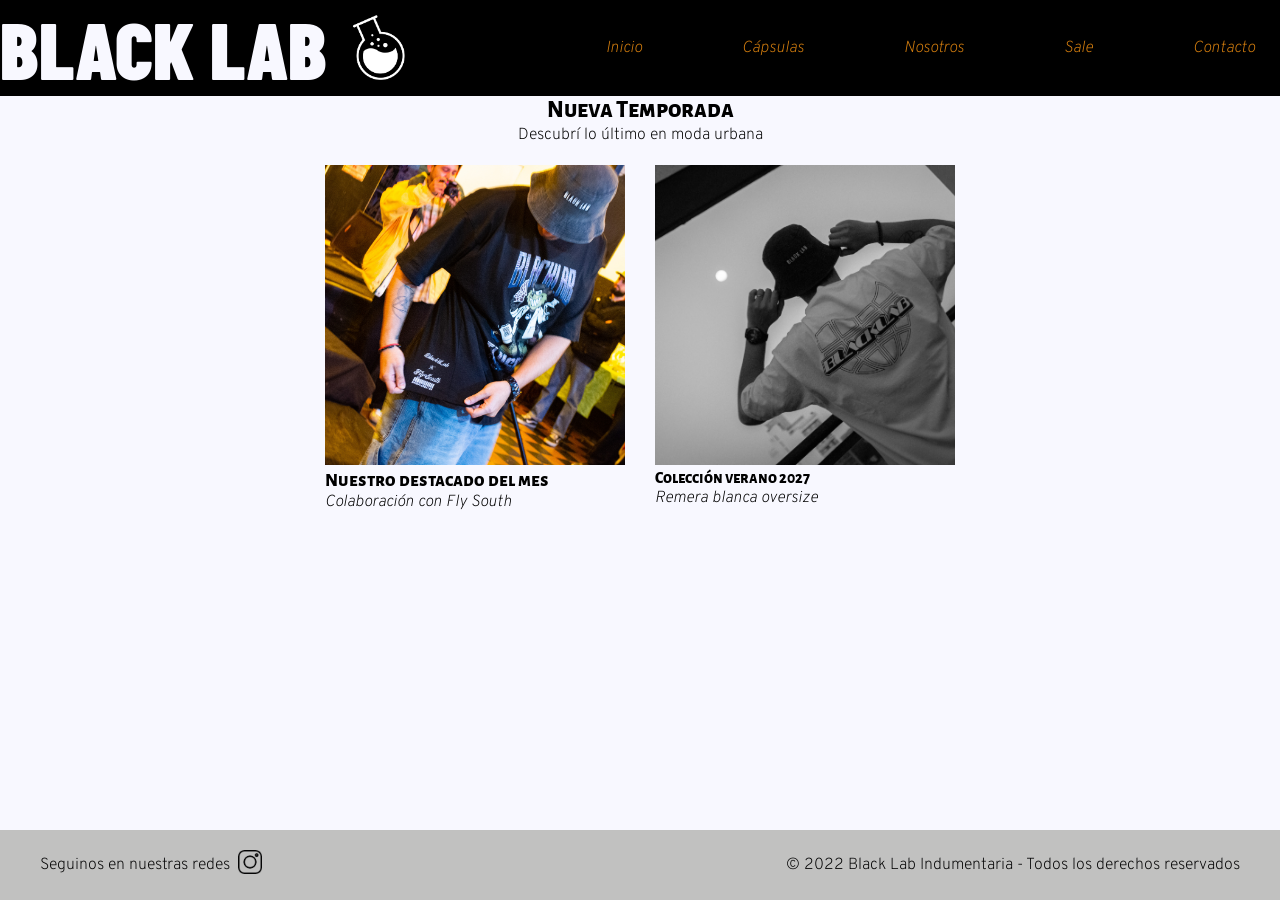
<file: Proyecto desarrollo web BL/index.html>
<!DOCTYPE html>
<html lang="es">
<head>
    <meta charset="UTF-8">
    <meta name="viewport" content="width=device-width, initial-scale=1.0">
    <link rel="stylesheet" href="./styles/styles.css">
    
    <title> Black Lab Indumentaria</title>
    
</head>
<body>
    <header>
     <div class="logo-marca">           
     <h1 class="textocentro">BLACK LAB </h1>
     <img src="./assets/logo black lab.png" alt="Logo Black Lab" class="logo-img">
     </div>
    
        <nav>
         <ul class="links">
            <li><a href="index.html" class="linkMenu">Inicio</a></li>
            <li><a href="pages/capsulas.html" class="linkMenu">Cápsulas</a></li>
            <li><a href="pages/nosotros.html"class="linkMenu">Nosotros</a></li>
            <li><a href="pages/sale.html"class="linkMenu">Sale</a></li>
            <li><a href="pages/contacto.html"class="linkMenu">Contacto</a></li>
         </ul>
        </nav>
    </header>
    <main>
     <section>
        <div class="encabezadoSeccion">
        <h2> Nueva Temporada</h2>
        <p>Descubrí lo último en moda urbana</p>
        </div>
        <div class="productos">
          <figure>
            <img src="assets/blacklab5.jpg" alt="hombre mostrando la marca de la remera"> 
            <h3>Nuestro destacado del mes</h3>
            <figcaption>Colaboración con Fly South</figcaption>
          </figure>     
    
          <article>
            <figure> 
              <img src="assets/blacklab.jpg" alt="banner hombre de espaldas con una remera con el nombre de la marca Black Lab"> 
              <h4>Colección verano 2027</h4>
              <figcaption>Remera blanca oversize</figcaption>  
            </figure>  
          </article>
         </div>  
     </section>
    </main>
    <footer>
         <p>Seguinos en nuestras redes <a href="https://www.instagram.com/blacklab.ind/" target="_blank"><img src="./assets/instagram.png" alt="logo instagram"></a></p>
        <p>&copy; 2022 Black Lab Indumentaria - Todos los derechos reservados</p>
    </footer> 
    
</body>
</html>
</file>
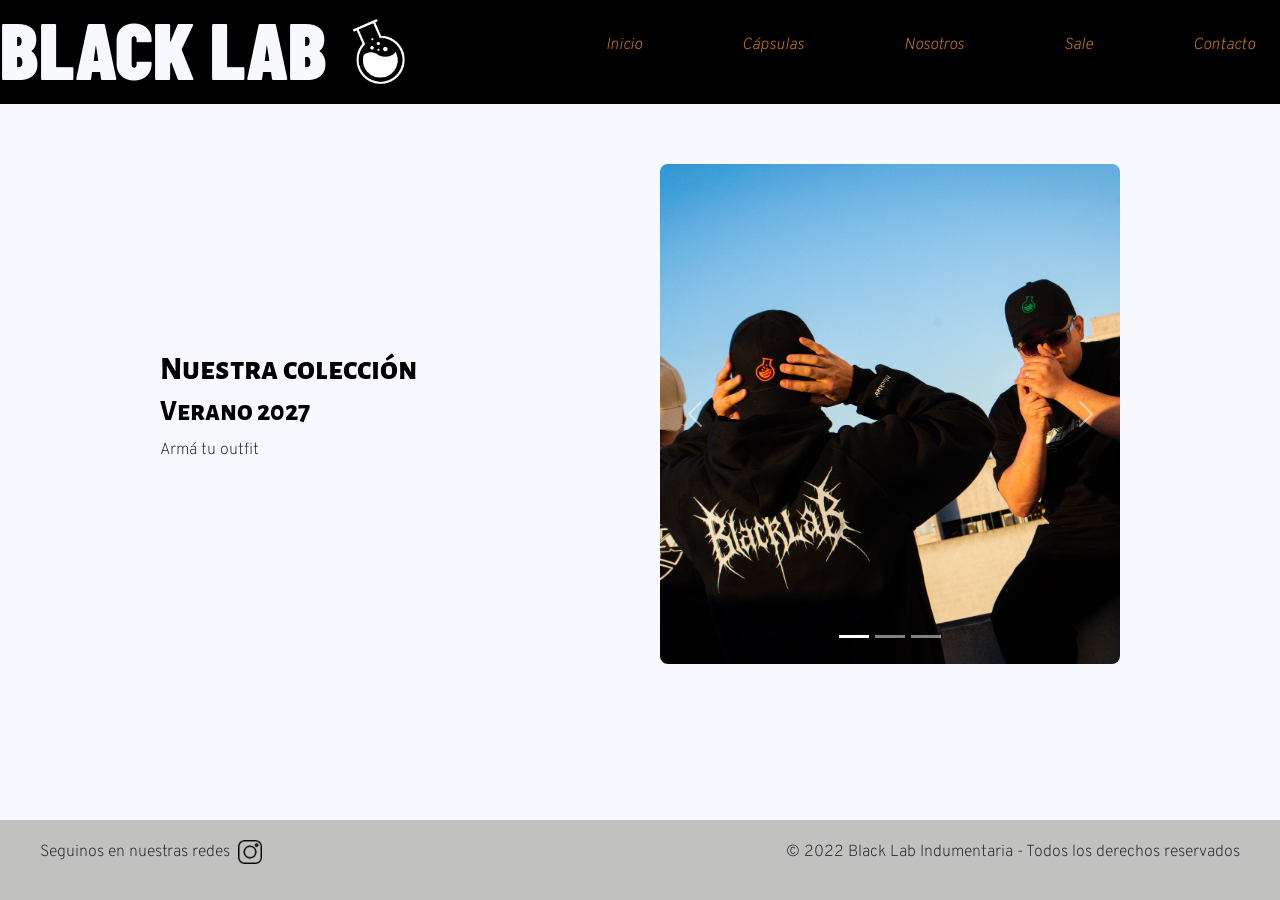
<file: Proyecto desarrollo web BL/pages/capsulas.html>
<!DOCTYPE html>
<html lang="es">
<head>
    <meta charset="UTF-8">
    <meta name="viewport" content="width=device-width, initial-scale=1.0">
    <link href="https://cdn.jsdelivr.net/npm/bootstrap@5.3.3/dist/css/bootstrap.min.css" rel="stylesheet">
    <link rel="stylesheet" href="../styles/styles.css">
    <title>Black Lab - Cápsulas</title>
</head>
<body>
    <header>
     <div class="logo-marca">     
     <h1 class="textocentro">BLACK LAB </h1>
     <img src="../assets/logo black lab.png" alt="Logo Black Lab" class="logo-img">
     </div>
        <nav>
         <ul class="links">
            <li><a href="../index.html">Inicio</a></li>
            <li><a href="capsulas.html">Cápsulas</a></li>
            <li><a href="nosotros.html">Nosotros</a></li>
            <li><a href="sale.html">Sale</a></li>
            <li><a href="contacto.html">Contacto</a></li>
         </ul>
        </nav>
    </header>
    <main>
     <section id="contenedorCapsulas">
       <article class="infoCapsulas"> 
        <h2>Nuestra colección</h2>
        <h3> Verano 2027 </h3>
        <p>Armá tu outfit</p>
       </article>
        

        <!-- PRACTICA DE LA ULTIMA CLASE, FALTA TERMINAR -->  
      
            <div id="carouselExampleCaptions" class="carousel slide" data-bs-ride="carousel">
              <div class="carousel-indicators">
                  <button type="button" data-bs-target="#carouselExampleCaptions" data-bs-slide-to="0" class="active" aria-current="true" aria-label="Slide 1"></button>
                  <button type="button" data-bs-target="#carouselExampleCaptions" data-bs-slide-to="1" aria-label="Slide 2"></button>
                  <button type="button" data-bs-target="#carouselExampleCaptions" data-bs-slide-to="2" aria-label="Slide 3"></button>
              </div>
              <div id="contenedorTotal"> 
                <div class="carousel-inner">
                  <!-- imagen 1 -->
                <div class="carousel-item active">
                <img src="../assets/blacklab10.jpg" class="d-block w-100" alt="tres hombres, dos de espaldas en una terraza modelando remeras y gorras">
                <div class="carousel-caption d-none d-md-block">
                </div>
              </div>
                  <!-- imagen 2 -->
              <div class="carousel-item">
                <img src="../assets/blacklab11.jpg" class="d-block w-100" alt="tres hombres parados modelando vestimenta y gorras en un balcón">
                <div class="carousel-caption d-none d-md-block">
                </div>
              </div>
                  <!-- imagen 3 -->
              <div class="carousel-item">
                <img src="../assets/blacklab2.jpg" class="d-block w-100" alt="modelo con ropa de la marca">
                <div class="carousel-caption d-none d-md-block">
                <h5>Colección</h5>
                <p>Lo nuevo de la temporada</p>
              </div>
              </div>
            </div>
            </div>
        
        <button class="carousel-control-prev" type="button" data-bs-target="#carouselExampleCaptions" data-bs-slide="prev">
          <span class="carousel-control-prev-icon" aria-hidden="true"></span>
          <span class="visually-hidden">Previous</span>
        </button>
        <button class="carousel-control-next" type="button" data-bs-target="#carouselExampleCaptions" data-bs-slide="next">
          <span class="carousel-control-next-icon" aria-hidden="true"></span>
          <span class="visually-hidden">Next</span>
        </button>
      </div>
    </section>
  </main>
    
  <footer>
         <p>Seguinos en nuestras redes <a href="https://www.instagram.com/blacklab.ind/" target="_blank"><img src="../assets/instagram.png" alt="logo instagram"></a></p>
        <p>&copy; 2022 Black Lab Indumentaria - Todos los derechos reservados</p>
  </footer> 
 <script src="https://cdn.jsdelivr.net/npm/bootstrap@5.3.3/dist/js/bootstrap.bundle.min.js"></script>     
</body>
</html>
</file>
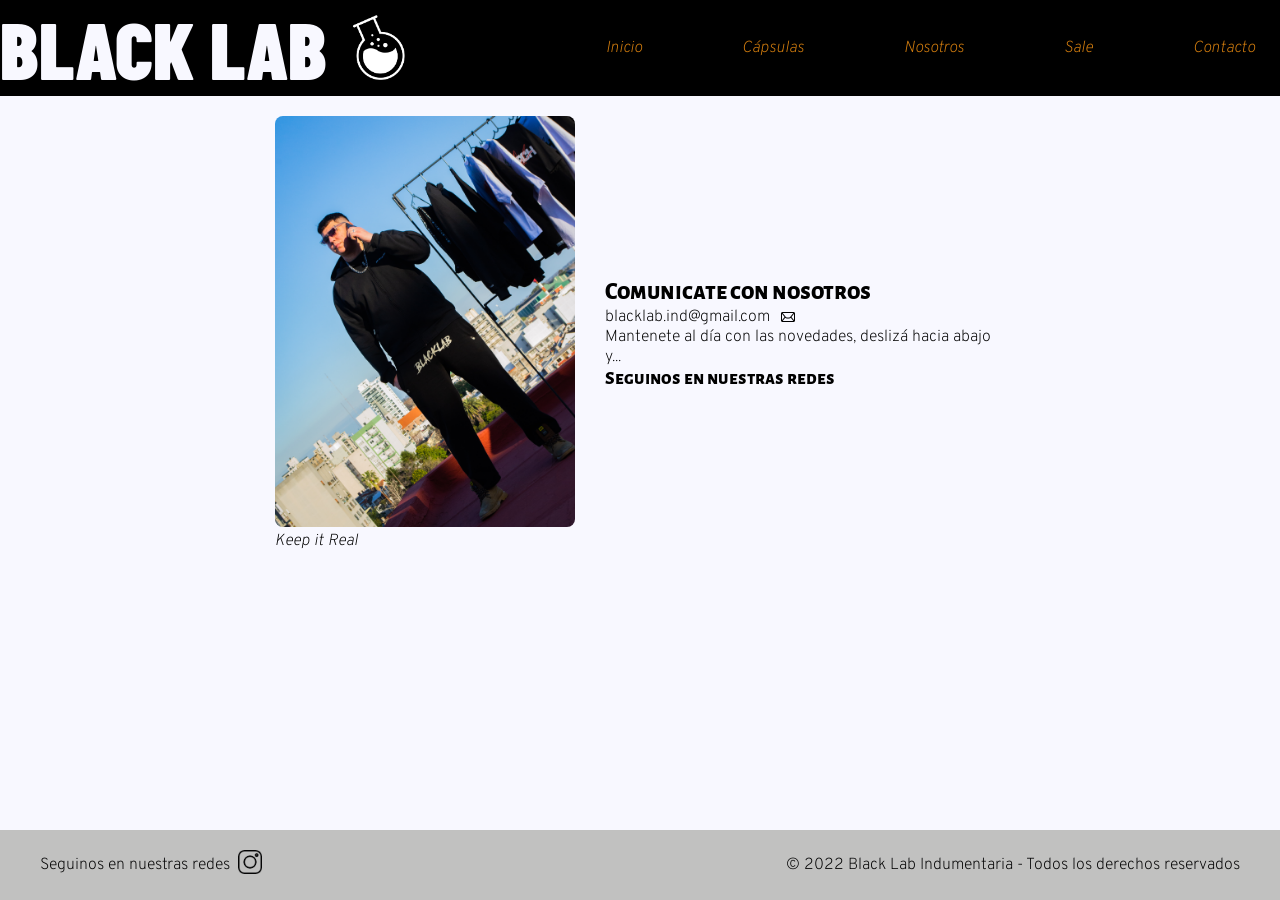
<file: Proyecto desarrollo web BL/pages/contacto.html>
<!DOCTYPE html>
<html lang="es">
<head>
    <meta charset="UTF-8">
    <meta name="viewport" content="width=device-width, initial-scale=1.0">
    <link rel="stylesheet" href="../styles/styles.css">
    <title>Black Lab - Contacto</title>
</head>
<body>
    <header> 
     <div class="logo-marca">     
     <h1 class="textocentro">BLACK LAB </h1>
     <img src="../assets/logo black lab.png" alt="Logo Black Lab" class="logo-img">
     </div>
        <nav>
         <ul class="links">
            <li><a href="../index.html">Inicio</a></li>
            <li><a href="capsulas.html">Cápsulas</a></li>
            <li><a href="nosotros.html">Nosotros</a></li>
            <li><a href="sale.html">Sale</a></li>
            <li><a href="contacto.html">Contacto</a></li>
         </ul>
        </nav>
    </header>
    <main>
     <section class="contenedorContacto">
        
         <figure class="fotoContacto">   
            <img src="../assets/blacklab3.jpg" alt="Hombre con anteojos de sol hablando por teléfono parado al lado de un perchero con ropa colgada"> 
            <figcaption>Keep it Real</figcaption>
         </figure>

         <article class="textoContacto">
          <h2> Comunicate con nosotros</h2>
          <p>blacklab.ind@gmail.com <img id="logoEmail" src="../assets/email.png" alt="logo email"></p>
          <p>Mantenete al día con las novedades, deslizá hacia abajo y...</p>  
          <h3> Seguinos en nuestras redes  </h3>
            
        </article>

     </section>
    </main>
    <footer>
         <p>Seguinos en nuestras redes <a href="https://www.instagram.com/blacklab.ind/" target="_blank"><img src="../assets/instagram.png" alt="logo instagram"></a></p>
        <p>&copy; 2022 Black Lab Indumentaria - Todos los derechos reservados</p>
    </footer>  
      
</body>
</html>
</file>
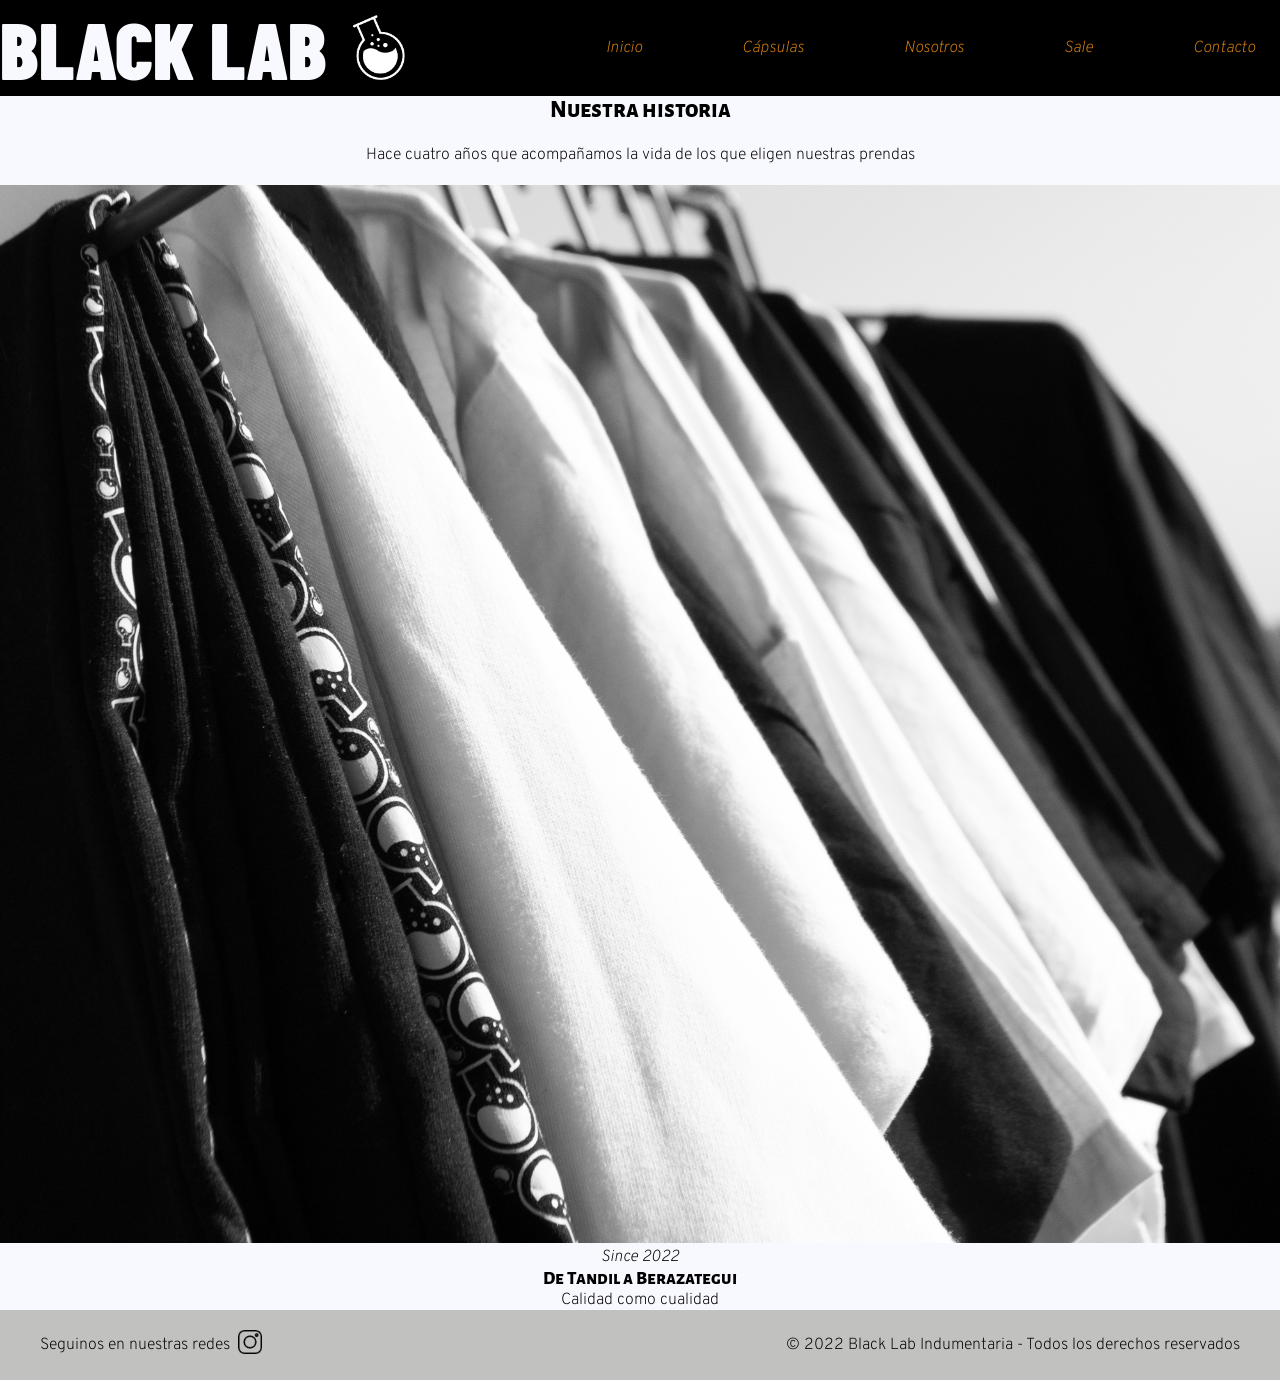
<file: Proyecto desarrollo web BL/pages/nosotros.html>
<!DOCTYPE html>
<html lang="es">
<head>
    <meta charset="UTF-8">
    <meta name="viewport" content="width=device-width, initial-scale=1.0">
    <link rel="stylesheet" href="../styles/styles.css">
    <title>Black Lab - Nosotros</title>
</head>
<body>
    <header> 
     <div class="logo-marca">     
     <h1 class="textocentro">BLACK LAB </h1>
     <img src="../assets/logo black lab.png" alt="Logo Black Lab" class="logo-img">
     </div>
        <nav>
         <ul class="links">
            <li><a href="../index.html">Inicio</a></li>
            <li><a href="capsulas.html">Cápsulas</a></li>
            <li><a href="nosotros.html">Nosotros</a></li>
            <li><a href="sale.html">Sale</a></li>
            <li><a href="contacto.html">Contacto</a></li>
         </ul>
        </nav>
    </header>
    <main>
     <section>
        <h2 class="encabezadoSeccion""> Nuestra historia</h2>
        <p class="encabezadoSeccion">Hace cuatro años que acompañamos la vida de los que eligen nuestras prendas</p>

        <article>       
            <figure>   
                <img id="perchero" src="../assets/blacklab1.jpg" alt="foto en blanco y negro de prendas de ropa colgadas de un perchero"> 
                <figcaption class="textocentro">Since 2022</figcaption>
            </figure> 
            <h3 class="textocentro">De Tandil a Berazategui</h3>
            <p class="textocentro">Calidad como cualidad</p>

         </article>
     </section>
    </main>
    <footer>
         <p>Seguinos en nuestras redes <a href="https://www.instagram.com/blacklab.ind/" target="_blank"><img src="../assets/instagram.png" alt="logo instagram"></a></p>
        <p>&copy; 2022 Black Lab Indumentaria - Todos los derechos reservados</p>
    </footer> 
</body>
</html>
</file>
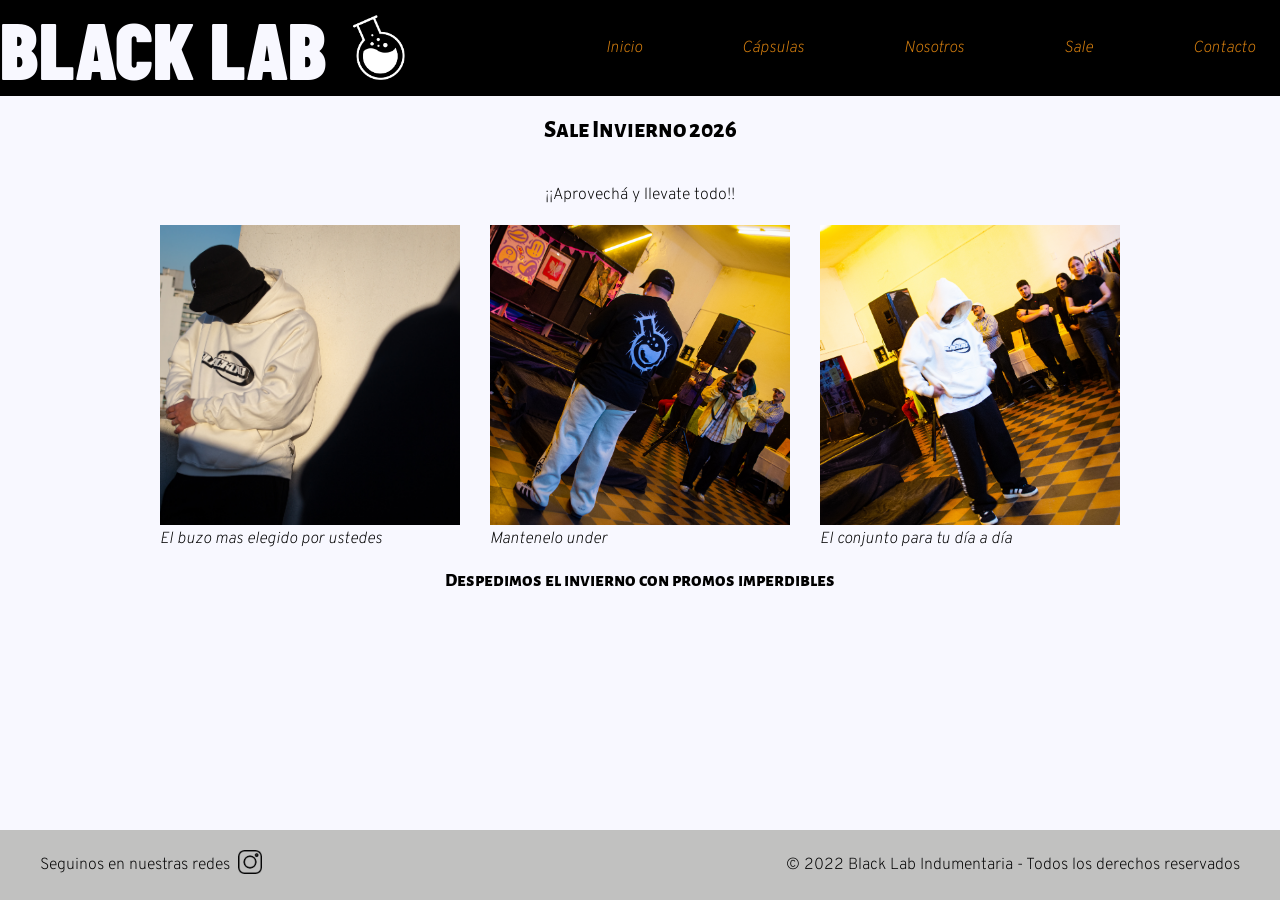
<file: Proyecto desarrollo web BL/pages/sale.html>
<!DOCTYPE html>
<html lang="es">
<head>
    <meta charset="UTF-8">
    <meta name="viewport" content="width=device-width, initial-scale=1.0">
    <link rel="stylesheet" href="../styles/styles.css">
    <title>Black Lab - Sale</title>
</head>
<body>
    <header> 
     <div class="logo-marca">     
     <h1 class="textocentro">BLACK LAB </h1>
     <img src="../assets/logo black lab.png" alt="Logo Black Lab" class="logo-img">
     </div>
        <nav>
         <ul class="links">
            <li><a href="../index.html">Inicio</a></li>
            <li><a href="capsulas.html">Cápsulas</a></li>
            <li><a href="nosotros.html">Nosotros</a></li>
            <li><a href="sale.html">Sale</a></li>
            <li><a href="contacto.html">Contacto</a></li>
         </ul>
        </nav>
    </header>
    <main>
    <section>
        <h2 id="sale"> Sale Invierno 2026</h2>
        <p id="sale">¡¡Aprovechá y llevate todo!!</p>
       <div class="productos">
         <article>
           
           <figure>   
             <img src="../assets/blacklab4.jpg" alt="foto de hombre con piluso, con la cara cubierta y buzo beige con la inscripci´on de la marca en el pecho"> 
             <figcaption>El buzo mas elegido por ustedes</figcaption>
           </figure> 
         </article>

         <article>
           <figure>   
             <img src="../assets/blacklab7.jpg" alt="hombre parado de espalda desfilando vestimenta de remera con estampa y joggin"> 
             <figcaption>Mantenelo under</figcaption>
           </figure> 
         </article>

         <article>
           <figure>   
             <img src="../assets/blacklab9.jpg" alt="hombre desfilando conjunto de buzo con capucha y joggin"> 
             <figcaption>El conjunto para tu día a día</figcaption>
           </figure> 
         </article>
        </div> 
        
        <h3 id="sale">Despedimos el invierno con promos imperdibles</h3>
       
    </section>
    </main>
   <footer>
         <p>Seguinos en nuestras redes <a href="https://www.instagram.com/blacklab.ind/" target="_blank"><img src="../assets/instagram.png" alt="logo instagram"></a></p>
        <p>&copy; 2022 Black Lab Indumentaria - Todos los derechos reservados</p>
    </footer> 
</body>
</html>
</file>
<file: Proyecto desarrollo web BL/styles/styles.css>
/*IMPORTACION DE TIPOGRAFIA Y ESTILO GENERAL*/

@import url('https://fonts.googleapis.com/css2?family=Alegreya+Sans+SC:ital,wght@0,100;0,300;0,400;0,500;0,700;0,800;0,900;1,100;1,300;1,400;1,500;1,700;1,800;1,900&family=Barlow+Condensed:ital,wght@0,100;0,200;0,300;0,400;0,500;0,600;0,700;0,800;0,900;1,100;1,200;1,300;1,400;1,500;1,600;1,700;1,800;1,900&family=Concert+One&family=Galindo&family=Maitree:wght@200;300;400;500;600;700&family=Overpass:ital,wght@0,100..900;1,100..900&display=swap');

*{
    margin: 0;
    padding: 0;
    box-sizing: border-box;
}


body{
    background-color:#f8f8ff;
    min-height: 100vh;
    display: grid;
    grid-template-rows: auto 1fr auto;
}

.logo-marca {
    display: flex;
    justify-content: center;
    align-items: center;
    gap: 12px;
}

.logo-img{
    width: 80px;
    height: auto;
}

.textocentro{
    text-align: center;
}

ul{
    list-style: none;
}

.links{
    padding: 25px;
    display: flex;
    gap: 100px;
    justify-content: space-evenly;
    align-items: center;   
}




/* HEADER Y LINKS */

header{
    background-color: #000000;
    display: flex;
    justify-content: space-between;
    align-items: center;
}

h1{
    color: #f8f8ff;
    font-family: "Barlow Condensed", sans-serif;
    font-weight: 900;
    font-size: 80px;
}

header p{
    color: #f8f8ff;
    font-family: "Alegreya Sans SC", sans-serif;
    font-weight: 800;
    font-style: normal;
}

header a{
    color:#d67f0e;
    text-decoration: none;
    font-family: "Overpass", sans-serif;
    font-optical-sizing: auto;
    font-weight: 200;
    font-style: italic;
}

 /* MAIN */    

h2,h3,h4{
    font-family: "Alegreya Sans SC", sans-serif;
    font-weight: 800;
    font-style: normal;
    color:#000000;
}

main p{
    font-family: "Overpass", sans-serif;
    font-optical-sizing: auto;
    font-weight: 200;
    font-style: normal;  
}
main figure figcaption{
    font-family: "Overpass", sans-serif;
    font-optical-sizing: auto;
    font-weight: 200;
    font-style: italic;
}

.encabezadoSeccion{
 text-align: center;
 margin-bottom: 20px;

}

.productos{
    display: flex;
    justify-content: center;
    flex-wrap: wrap;
    gap: 30px;
    
}
.productos img{
    width: 300px;
    height: 300px;
    object-fit: cover;
}

/*PAGINA NOSOTROS*/

#perchero{
    max-width: 100%;
    height: auto;
}

/*PAGINA SALE*/

#sale{
    text-align: center;
    padding: 20px;
}

/*PAGINA CONTACTO*/

.contenedorContacto{
display: flex;
justify-content: center;
align-items: center;
gap: 30px;
padding: 20px;
}

#logoEmail{
    vertical-align: middle;
    width: 16px;
    height: auto;
    margin-left: 6px;
}

.fotoContacto img{
  width: 300px;
  height: auto;
  border-radius: 8px;
}

.textoContacto{
    max-width: 400px;
}

/*CAPSULAS*/
.infoCapsulas{
    grid-area: texto;
}

#carouselExampleCaptions{
    grid-area: carrusel;
}
#contenedorCapsulas{
    display: grid;
    grid-template-areas: "texto""carrusel";
    gap: 20px;
    margin: 20px auto;
    padding: 20px;
    max-width: 1000px;
}


.carousel-item img{
    height: 500px;
    object-fit: cover;
    border-radius: 8px;
}

/* PIE DE PÁGINA*/

footer{
    background-color: #c1c1c0;
    font-family: "Overpass", sans-serif;
    font-optical-sizing: auto;
    font-weight: 200;
    font-style: normal;
    display: flex;
    justify-content: space-between;
    align-items: center;
    padding: 20px 40px;
}
footer p{
    display: flex;
    align-items: center;
    gap: 8px;
}
footer img{
    width: 24px;
    height: auto;
}
/*PANTALLAS MENORES A 768 PX */


@media (max-width: 768px){

/*header y nav*/
h1{
    font-size: 42px;
    text-align: center;
}
.links{
    flex-direction: row;
    flex-wrap: wrap;
    gap: 10px;
    justify-content: center;
    padding: 20px;
}

/*página cápsulas*/
#contenedorCapsulas{
    grid-template-columns: 1fr;
    gap: 20px;
    text-align: center;
}
.carousel-item img{
    height: 280px;
}

/*página contacto*/
.contenedorContacto{
    flex-direction: column;
    text-align: center;
}
.fotoContacto img{
    width: 100%;
    max-width: 280px;
}

/*pie de página*/
footer{
    flex-direction: column;
    gap: 15px;
    text-align: center;
    padding: 20px;
}
}

/*DESKTOP*/

@media (min-width: 1024px){
    #contenedorCapsulas{
        grid-template-columns: 1fr 1fr;
        grid-template-areas: "texto carrusel";
        gap: 40px;
        margin: 40px auto;
        align-items: center;
    }
}
</file>
